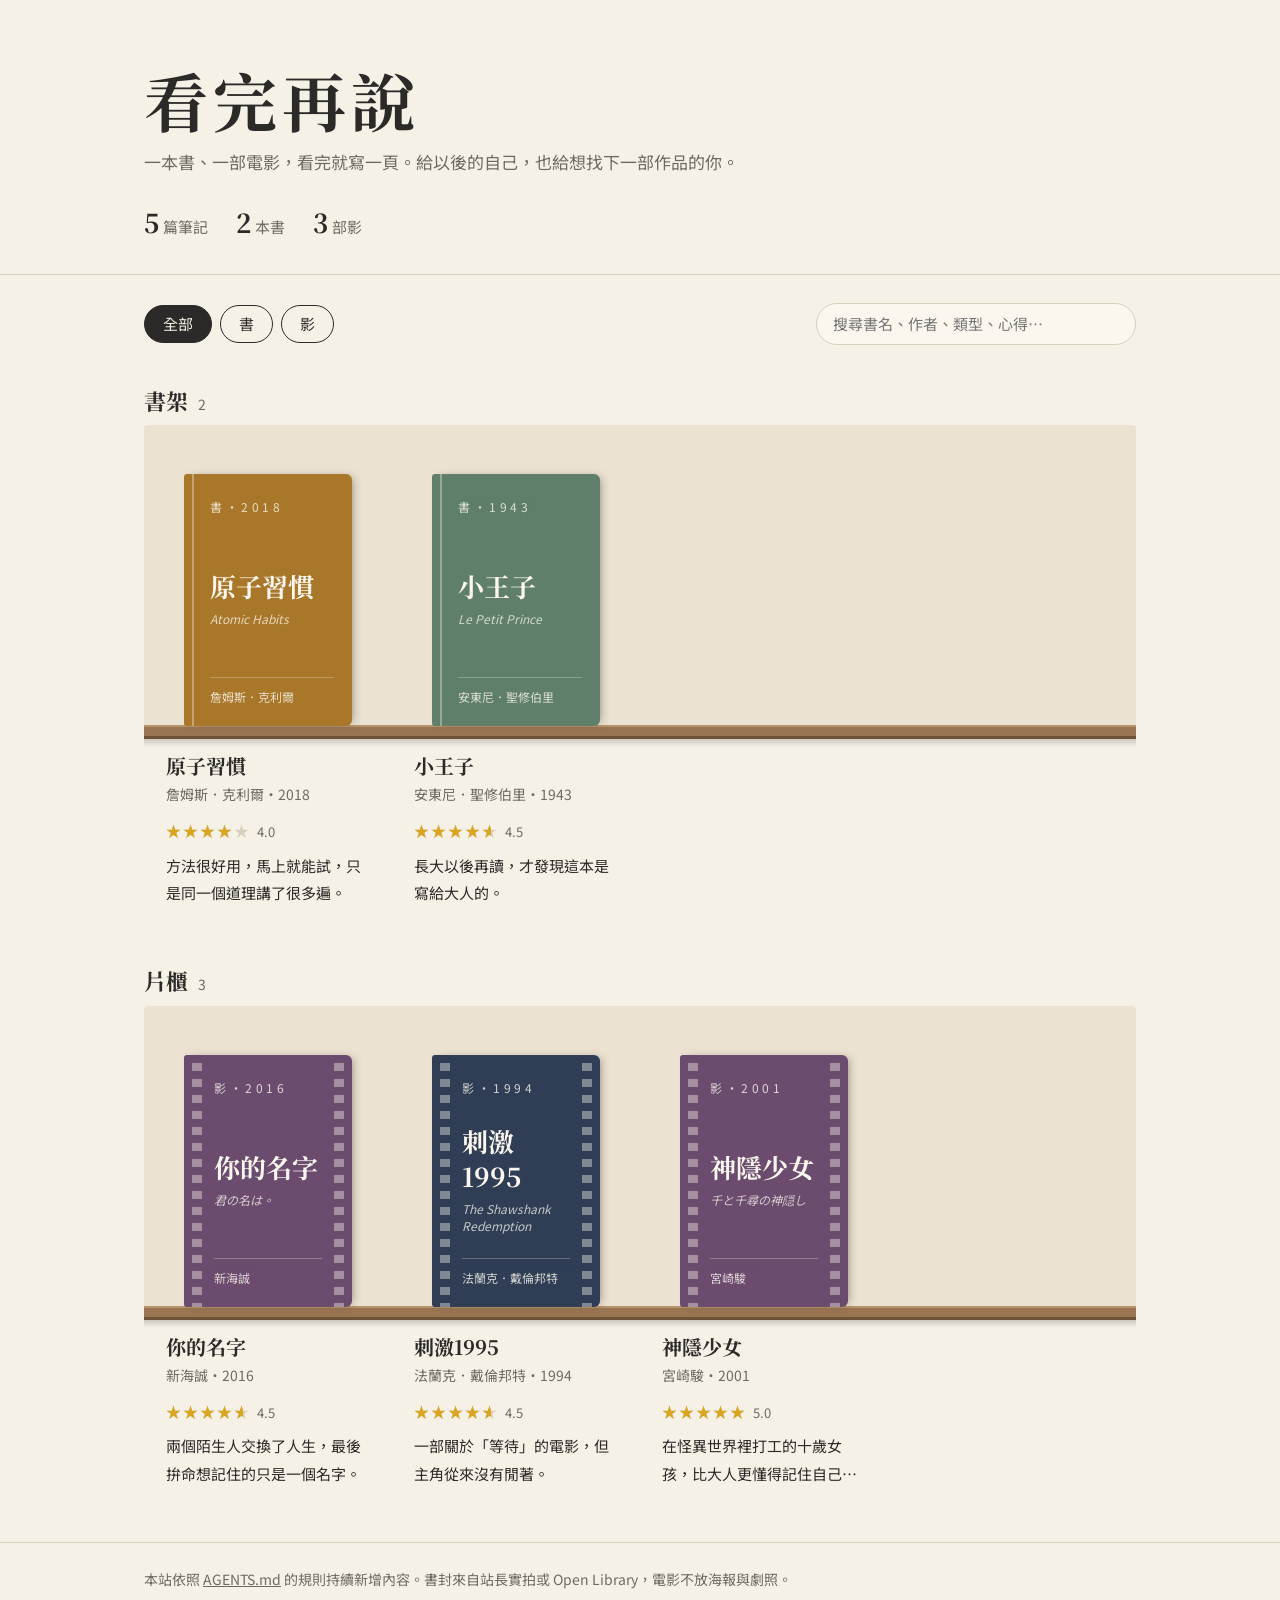
<file: index.html>
<!DOCTYPE html>
<html lang="zh-Hant">
<head>
  <meta charset="UTF-8">
  <meta name="viewport" content="width=device-width, initial-scale=1">
  <title>看完再說｜讀書／影評筆記</title>
  <meta name="description" content="一部作品一頁的讀書與觀影筆記。">
  <link rel="preconnect" href="https://fonts.googleapis.com">
  <link rel="preconnect" href="https://fonts.gstatic.com" crossorigin>
  <link href="https://fonts.googleapis.com/css2?family=Noto+Sans+TC:wght@400;500&family=Noto+Serif+TC:wght@600;700&display=swap" rel="stylesheet">
  <link rel="stylesheet" href="assets/style.css">
</head>
<body data-page="index">
  <header class="site-header">
    <div class="wrap">
      <h1 class="site-title">看完再說</h1>
      <p class="site-sub">一本書、一部電影，看完就寫一頁。給以後的自己，也給想找下一部作品的你。</p>
      <div class="stats" id="stats"></div>
    </div>
  </header>

  <main class="wrap">
    <div class="toolbar">
      <div class="filters" role="group" aria-label="篩選類型">
        <button class="filter" data-filter="all" aria-pressed="true">全部</button>
        <button class="filter" data-filter="book" aria-pressed="false">書</button>
        <button class="filter" data-filter="film" aria-pressed="false">影</button>
      </div>
      <input class="search" id="search" type="search" placeholder="搜尋書名、作者、類型、心得…" aria-label="搜尋作品">
    </div>
    <div id="shelves"></div>
  </main>

  <footer class="site-footer">
    <div class="wrap">
      本站依照 <a href="https://github.com/Suis-coder/book-film-notes/blob/main/AGENTS.md">AGENTS.md</a> 的規則持續新增內容。書封來自站長實拍或 Open Library，電影不放海報與劇照。
    </div>
  </footer>

  <script src="data/notes.js"></script>
  <script src="assets/site.js"></script>
</body>
</html>
</file>
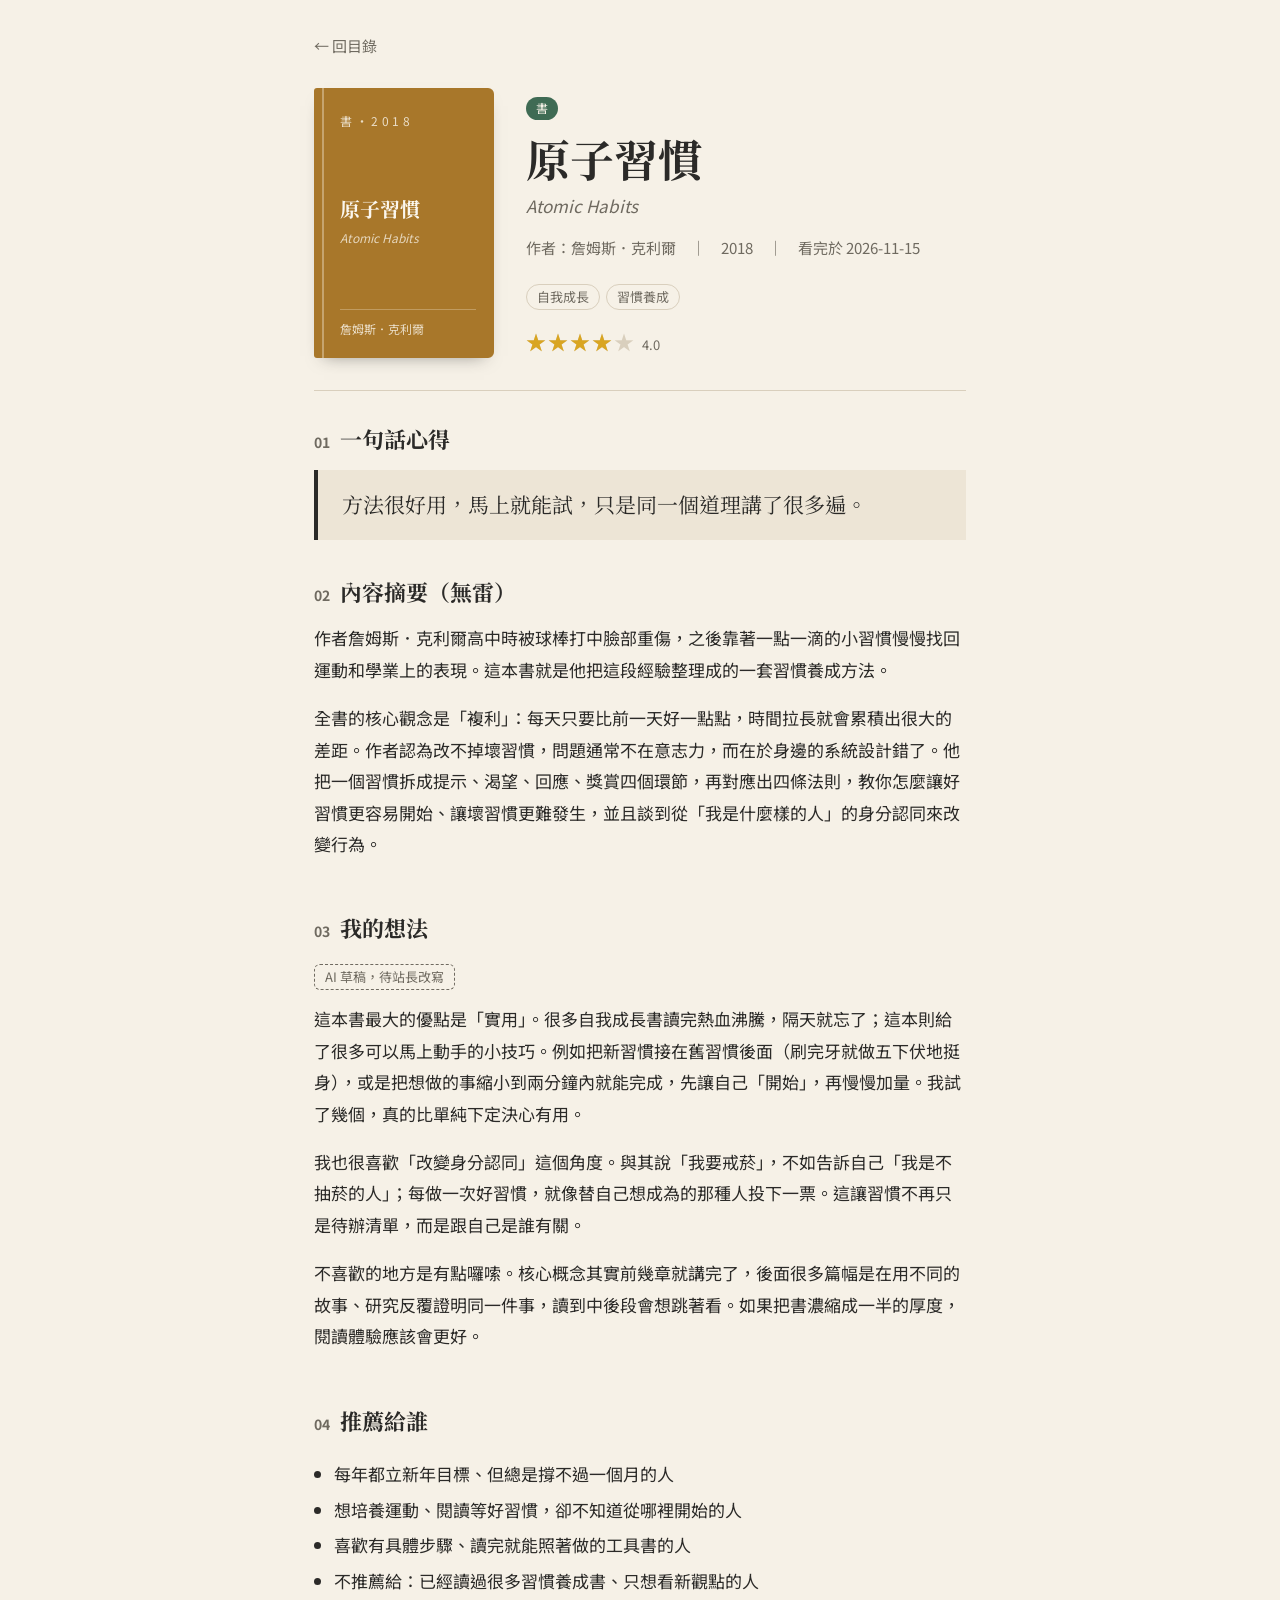
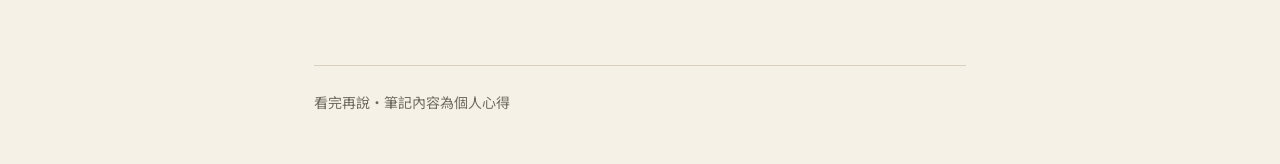
<file: notes/books/atomic-habits.html>
<!DOCTYPE html>
<html lang="zh-Hant">
<head>
  <meta charset="UTF-8">
  <meta name="viewport" content="width=device-width, initial-scale=1">
  <title>原子習慣｜看完再說</title>
  <link rel="preconnect" href="https://fonts.googleapis.com">
  <link rel="preconnect" href="https://fonts.gstatic.com" crossorigin>
  <link href="https://fonts.googleapis.com/css2?family=Noto+Sans+TC:wght@400;500&family=Noto+Serif+TC:wght@600;700&display=swap" rel="stylesheet">
  <link rel="stylesheet" href="../../assets/style.css">
</head>
<body data-slug="atomic-habits">
  <div class="wrap-narrow">
    <a class="back" href="../../index.html">← 回目錄</a>
    <header class="note-head" id="note-head"></header>

    <article class="note">
      <section id="one-liner">
        <h2>一句話心得</h2>
        <blockquote>方法很好用，馬上就能試，只是同一個道理講了很多遍。</blockquote>
      </section>

      <section id="summary">
        <h2>內容摘要（無雷）</h2>
        <p>作者詹姆斯．克利爾高中時被球棒打中臉部重傷，之後靠著一點一滴的小習慣慢慢找回運動和學業上的表現。這本書就是他把這段經驗整理成的一套習慣養成方法。</p>
        <p>全書的核心觀念是「複利」：每天只要比前一天好一點點，時間拉長就會累積出很大的差距。作者認為改不掉壞習慣，問題通常不在意志力，而在於身邊的系統設計錯了。他把一個習慣拆成提示、渴望、回應、獎賞四個環節，再對應出四條法則，教你怎麼讓好習慣更容易開始、讓壞習慣更難發生，並且談到從「我是什麼樣的人」的身分認同來改變行為。</p>
      </section>

      <section id="thoughts">
        <h2>我的想法</h2>
        <p class="draft-note">AI 草稿，待站長改寫</p>
        <p>這本書最大的優點是「實用」。很多自我成長書讀完熱血沸騰，隔天就忘了；這本則給了很多可以馬上動手的小技巧。例如把新習慣接在舊習慣後面（刷完牙就做五下伏地挺身），或是把想做的事縮小到兩分鐘內就能完成，先讓自己「開始」，再慢慢加量。我試了幾個，真的比單純下定決心有用。</p>
        <p>我也很喜歡「改變身分認同」這個角度。與其說「我要戒菸」，不如告訴自己「我是不抽菸的人」；每做一次好習慣，就像替自己想成為的那種人投下一票。這讓習慣不再只是待辦清單，而是跟自己是誰有關。</p>
        <p>不喜歡的地方是有點囉嗦。核心概念其實前幾章就講完了，後面很多篇幅是在用不同的故事、研究反覆證明同一件事，讀到中後段會想跳著看。如果把書濃縮成一半的厚度，閱讀體驗應該會更好。</p>
      </section>

      <section id="recommend">
        <h2>推薦給誰</h2>
        <ul>
          <li>每年都立新年目標、但總是撐不過一個月的人</li>
          <li>想培養運動、閱讀等好習慣，卻不知道從哪裡開始的人</li>
          <li>喜歡有具體步驟、讀完就能照著做的工具書的人</li>
          <li>不推薦給：已經讀過很多習慣養成書、只想看新觀點的人</li>
        </ul>
      </section>
    </article>

    <footer class="site-footer">看完再說・筆記內容為個人心得</footer>
  </div>

  <script src="../../data/notes.js"></script>
  <script src="../../assets/site.js"></script>
</body>
</html>
</file>
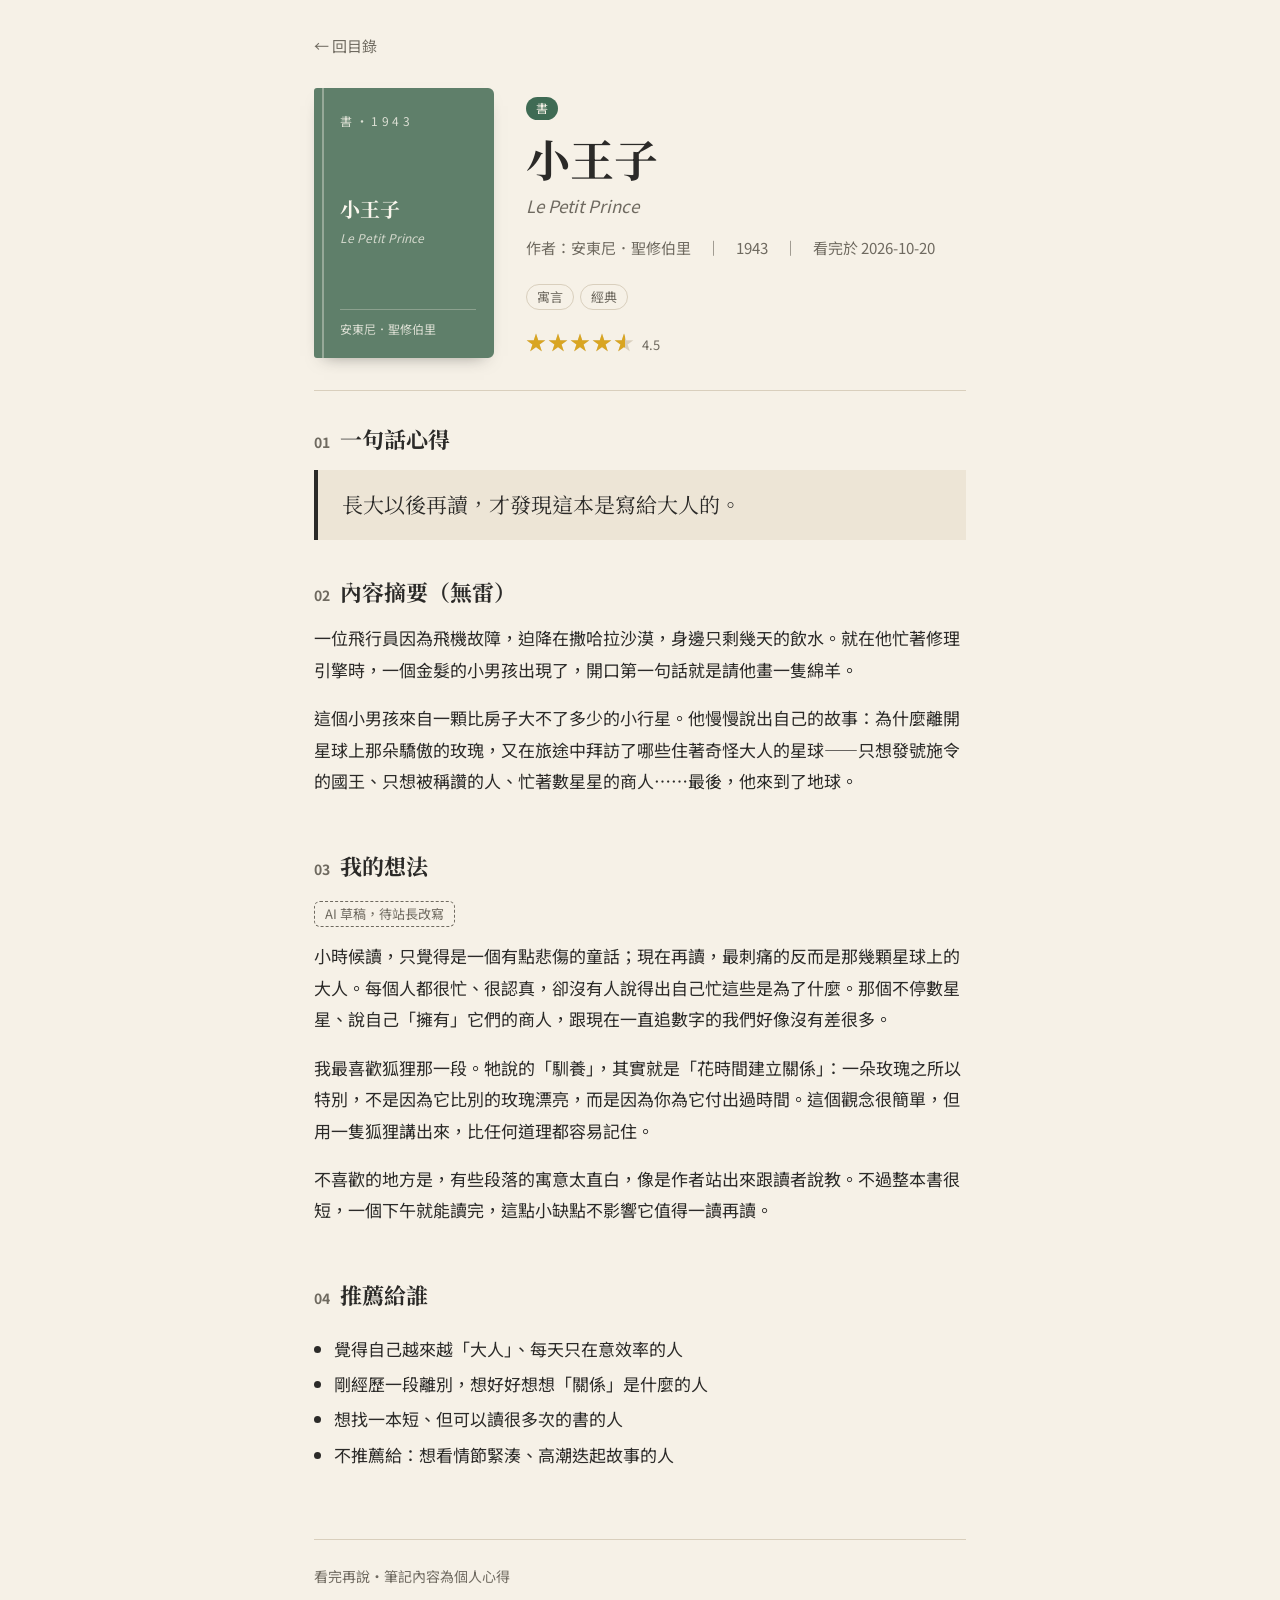
<file: notes/books/the-little-prince.html>
<!DOCTYPE html>
<html lang="zh-Hant">
<head>
  <meta charset="UTF-8">
  <meta name="viewport" content="width=device-width, initial-scale=1">
  <title>小王子｜看完再說</title>
  <link rel="preconnect" href="https://fonts.googleapis.com">
  <link rel="preconnect" href="https://fonts.gstatic.com" crossorigin>
  <link href="https://fonts.googleapis.com/css2?family=Noto+Sans+TC:wght@400;500&family=Noto+Serif+TC:wght@600;700&display=swap" rel="stylesheet">
  <link rel="stylesheet" href="../../assets/style.css">
</head>
<body data-slug="the-little-prince">
  <div class="wrap-narrow">
    <a class="back" href="../../index.html">← 回目錄</a>
    <header class="note-head" id="note-head"></header>

    <article class="note">
      <section id="one-liner">
        <h2>一句話心得</h2>
        <blockquote>長大以後再讀，才發現這本是寫給大人的。</blockquote>
      </section>

      <section id="summary">
        <h2>內容摘要（無雷）</h2>
        <p>一位飛行員因為飛機故障，迫降在撒哈拉沙漠，身邊只剩幾天的飲水。就在他忙著修理引擎時，一個金髮的小男孩出現了，開口第一句話就是請他畫一隻綿羊。</p>
        <p>這個小男孩來自一顆比房子大不了多少的小行星。他慢慢說出自己的故事：為什麼離開星球上那朵驕傲的玫瑰，又在旅途中拜訪了哪些住著奇怪大人的星球——只想發號施令的國王、只想被稱讚的人、忙著數星星的商人……最後，他來到了地球。</p>
      </section>

      <section id="thoughts">
        <h2>我的想法</h2>
        <p class="draft-note">AI 草稿，待站長改寫</p>
        <p>小時候讀，只覺得是一個有點悲傷的童話；現在再讀，最刺痛的反而是那幾顆星球上的大人。每個人都很忙、很認真，卻沒有人說得出自己忙這些是為了什麼。那個不停數星星、說自己「擁有」它們的商人，跟現在一直追數字的我們好像沒有差很多。</p>
        <p>我最喜歡狐狸那一段。牠說的「馴養」，其實就是「花時間建立關係」：一朵玫瑰之所以特別，不是因為它比別的玫瑰漂亮，而是因為你為它付出過時間。這個觀念很簡單，但用一隻狐狸講出來，比任何道理都容易記住。</p>
        <p>不喜歡的地方是，有些段落的寓意太直白，像是作者站出來跟讀者說教。不過整本書很短，一個下午就能讀完，這點小缺點不影響它值得一讀再讀。</p>
      </section>

      <section id="recommend">
        <h2>推薦給誰</h2>
        <ul>
          <li>覺得自己越來越「大人」、每天只在意效率的人</li>
          <li>剛經歷一段離別，想好好想想「關係」是什麼的人</li>
          <li>想找一本短、但可以讀很多次的書的人</li>
          <li>不推薦給：想看情節緊湊、高潮迭起故事的人</li>
        </ul>
      </section>
    </article>

    <footer class="site-footer">看完再說・筆記內容為個人心得</footer>
  </div>

  <script src="../../data/notes.js"></script>
  <script src="../../assets/site.js"></script>
</body>
</html>
</file>
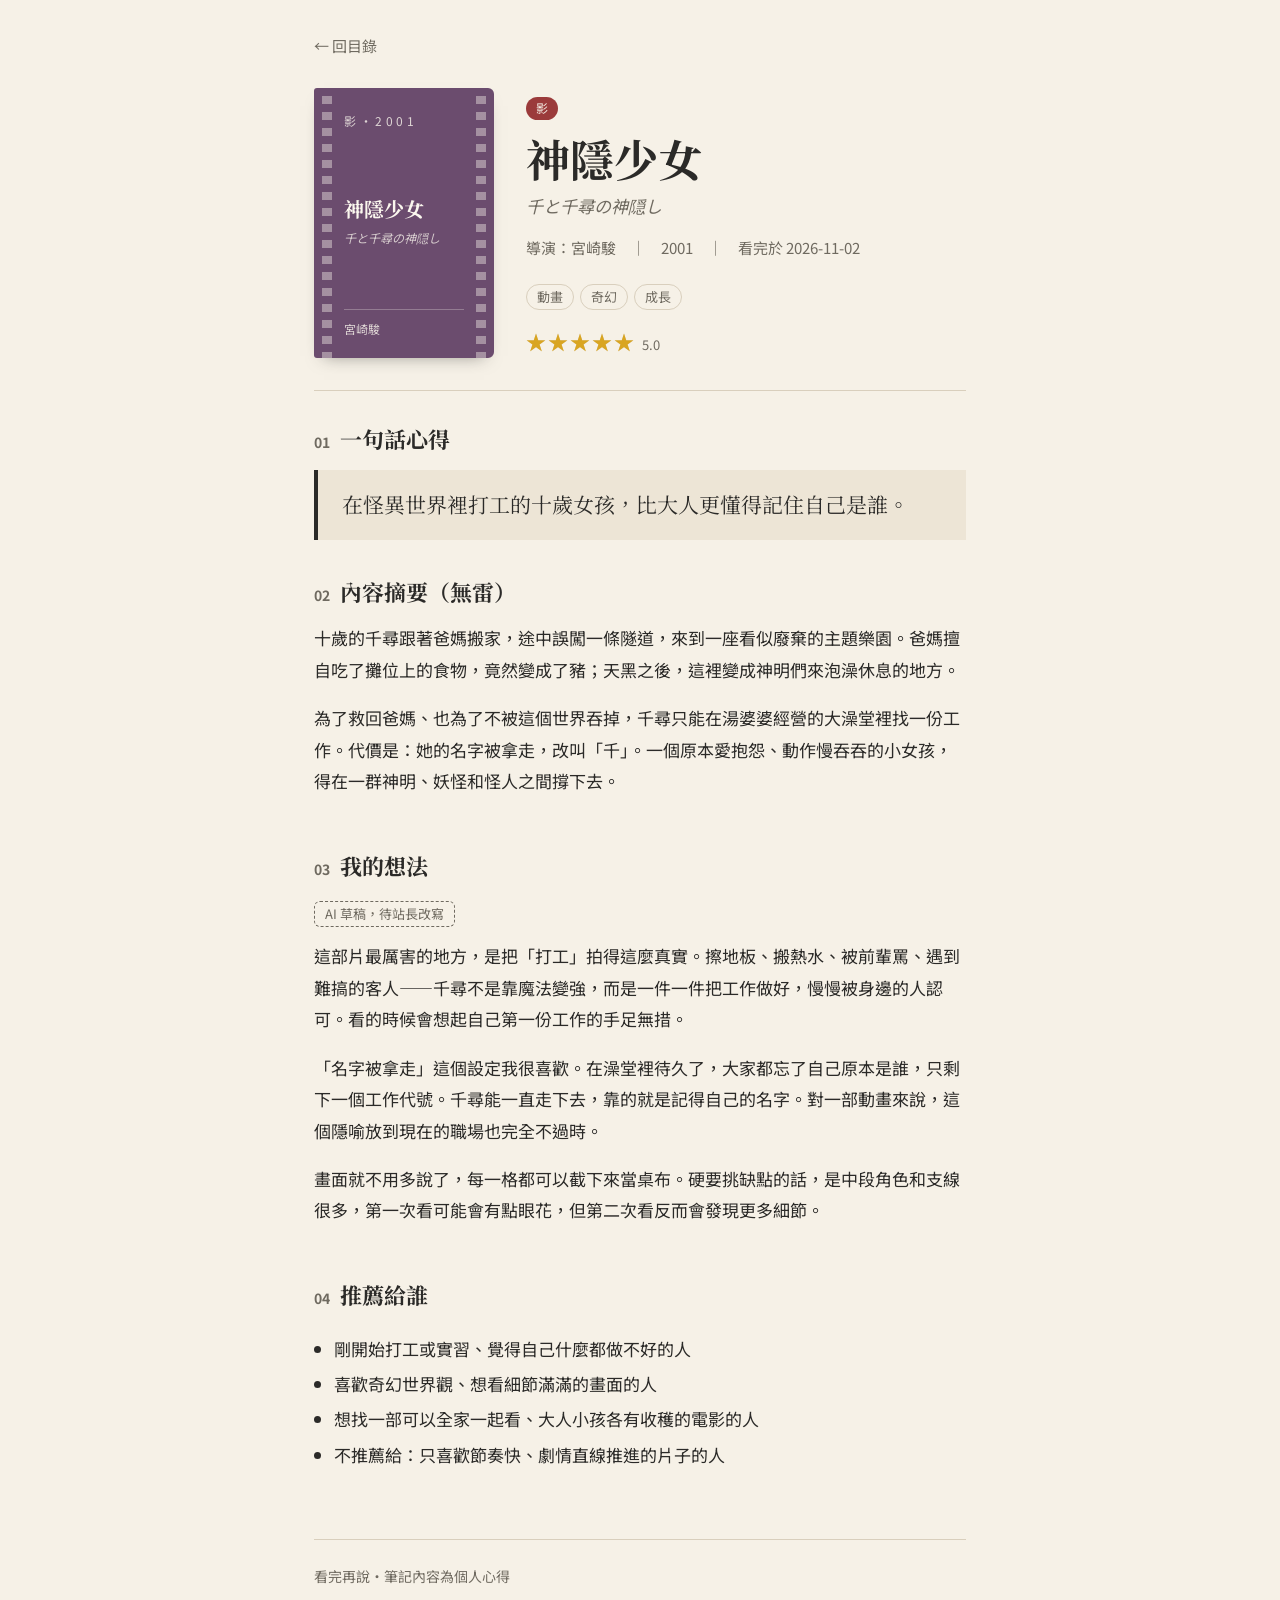
<file: notes/films/spirited-away.html>
<!DOCTYPE html>
<html lang="zh-Hant">
<head>
  <meta charset="UTF-8">
  <meta name="viewport" content="width=device-width, initial-scale=1">
  <title>神隱少女｜看完再說</title>
  <link rel="preconnect" href="https://fonts.googleapis.com">
  <link rel="preconnect" href="https://fonts.gstatic.com" crossorigin>
  <link href="https://fonts.googleapis.com/css2?family=Noto+Sans+TC:wght@400;500&family=Noto+Serif+TC:wght@600;700&display=swap" rel="stylesheet">
  <link rel="stylesheet" href="../../assets/style.css">
</head>
<body data-slug="spirited-away">
  <div class="wrap-narrow">
    <a class="back" href="../../index.html">← 回目錄</a>
    <header class="note-head" id="note-head"></header>

    <article class="note">
      <section id="one-liner">
        <h2>一句話心得</h2>
        <blockquote>在怪異世界裡打工的十歲女孩，比大人更懂得記住自己是誰。</blockquote>
      </section>

      <section id="summary">
        <h2>內容摘要（無雷）</h2>
        <p>十歲的千尋跟著爸媽搬家，途中誤闖一條隧道，來到一座看似廢棄的主題樂園。爸媽擅自吃了攤位上的食物，竟然變成了豬；天黑之後，這裡變成神明們來泡澡休息的地方。</p>
        <p>為了救回爸媽、也為了不被這個世界吞掉，千尋只能在湯婆婆經營的大澡堂裡找一份工作。代價是：她的名字被拿走，改叫「千」。一個原本愛抱怨、動作慢吞吞的小女孩，得在一群神明、妖怪和怪人之間撐下去。</p>
      </section>

      <section id="thoughts">
        <h2>我的想法</h2>
        <p class="draft-note">AI 草稿，待站長改寫</p>
        <p>這部片最厲害的地方，是把「打工」拍得這麼真實。擦地板、搬熱水、被前輩罵、遇到難搞的客人——千尋不是靠魔法變強，而是一件一件把工作做好，慢慢被身邊的人認可。看的時候會想起自己第一份工作的手足無措。</p>
        <p>「名字被拿走」這個設定我很喜歡。在澡堂裡待久了，大家都忘了自己原本是誰，只剩下一個工作代號。千尋能一直走下去，靠的就是記得自己的名字。對一部動畫來說，這個隱喻放到現在的職場也完全不過時。</p>
        <p>畫面就不用多說了，每一格都可以截下來當桌布。硬要挑缺點的話，是中段角色和支線很多，第一次看可能會有點眼花，但第二次看反而會發現更多細節。</p>
      </section>

      <section id="recommend">
        <h2>推薦給誰</h2>
        <ul>
          <li>剛開始打工或實習、覺得自己什麼都做不好的人</li>
          <li>喜歡奇幻世界觀、想看細節滿滿的畫面的人</li>
          <li>想找一部可以全家一起看、大人小孩各有收穫的電影的人</li>
          <li>不推薦給：只喜歡節奏快、劇情直線推進的片子的人</li>
        </ul>
      </section>
    </article>

    <footer class="site-footer">看完再說・筆記內容為個人心得</footer>
  </div>

  <script src="../../data/notes.js"></script>
  <script src="../../assets/site.js"></script>
</body>
</html>
</file>
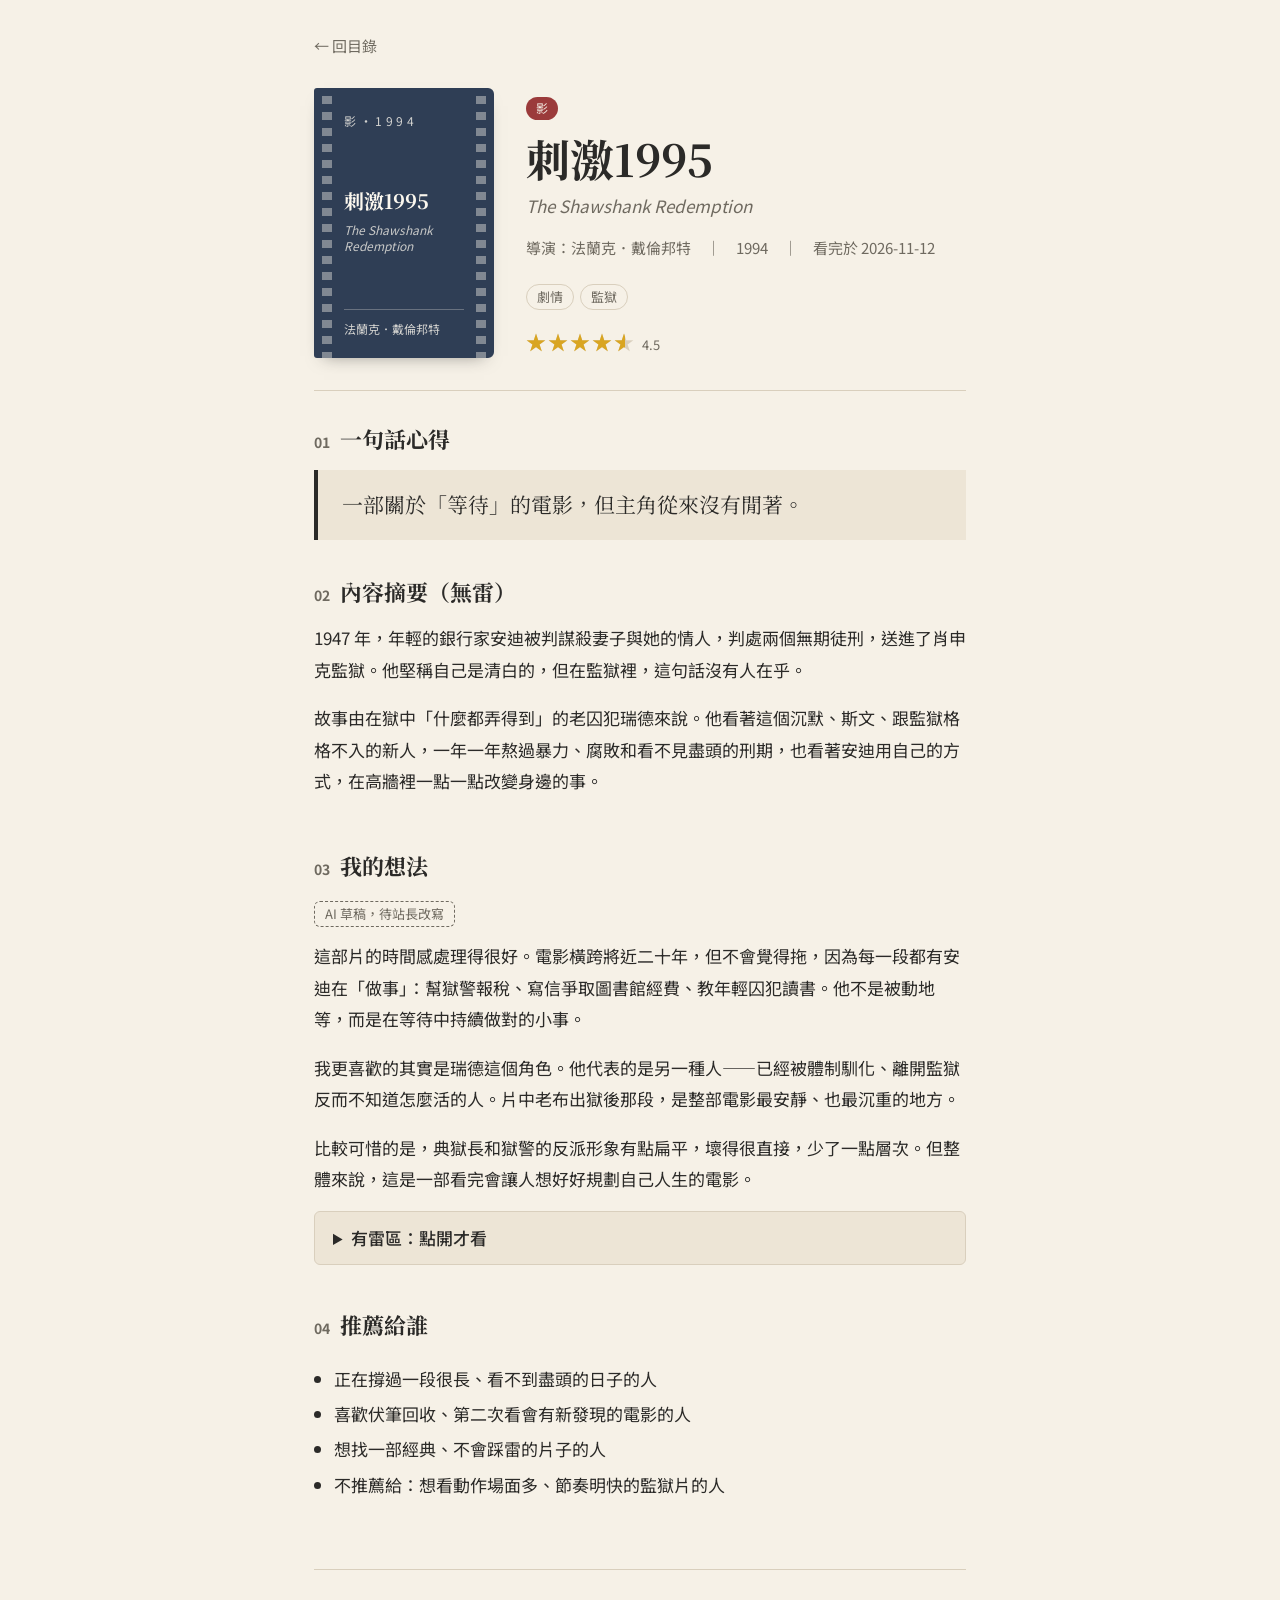
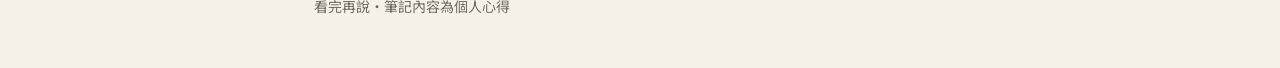
<file: notes/films/the-shawshank-redemption.html>
<!DOCTYPE html>
<html lang="zh-Hant">
<head>
  <meta charset="UTF-8">
  <meta name="viewport" content="width=device-width, initial-scale=1">
  <title>刺激1995｜看完再說</title>
  <link rel="preconnect" href="https://fonts.googleapis.com">
  <link rel="preconnect" href="https://fonts.gstatic.com" crossorigin>
  <link href="https://fonts.googleapis.com/css2?family=Noto+Sans+TC:wght@400;500&family=Noto+Serif+TC:wght@600;700&display=swap" rel="stylesheet">
  <link rel="stylesheet" href="../../assets/style.css">
</head>
<body data-slug="the-shawshank-redemption">
  <div class="wrap-narrow">
    <a class="back" href="../../index.html">← 回目錄</a>
    <header class="note-head" id="note-head"></header>

    <article class="note">
      <section id="one-liner">
        <h2>一句話心得</h2>
        <blockquote>一部關於「等待」的電影，但主角從來沒有閒著。</blockquote>
      </section>

      <section id="summary">
        <h2>內容摘要（無雷）</h2>
        <p>1947 年，年輕的銀行家安迪被判謀殺妻子與她的情人，判處兩個無期徒刑，送進了肖申克監獄。他堅稱自己是清白的，但在監獄裡，這句話沒有人在乎。</p>
        <p>故事由在獄中「什麼都弄得到」的老囚犯瑞德來說。他看著這個沉默、斯文、跟監獄格格不入的新人，一年一年熬過暴力、腐敗和看不見盡頭的刑期，也看著安迪用自己的方式，在高牆裡一點一點改變身邊的事。</p>
      </section>

      <section id="thoughts">
        <h2>我的想法</h2>
        <p class="draft-note">AI 草稿，待站長改寫</p>
        <p>這部片的時間感處理得很好。電影橫跨將近二十年，但不會覺得拖，因為每一段都有安迪在「做事」：幫獄警報稅、寫信爭取圖書館經費、教年輕囚犯讀書。他不是被動地等，而是在等待中持續做對的小事。</p>
        <p>我更喜歡的其實是瑞德這個角色。他代表的是另一種人——已經被體制馴化、離開監獄反而不知道怎麼活的人。片中老布出獄後那段，是整部電影最安靜、也最沉重的地方。</p>
        <p>比較可惜的是，典獄長和獄警的反派形象有點扁平，壞得很直接，少了一點層次。但整體來說，這是一部看完會讓人想好好規劃自己人生的電影。</p>
        <details class="spoiler">
          <summary>有雷區：點開才看</summary>
          <p>結局的越獄回頭看，前面所有的細節都是伏筆：海報、石錘、每天散步時倒在操場上的泥土。第二次看的樂趣，就是找出安迪每一步其實早就在準備。最後海邊重逢的那一幕，我覺得是全片最好的收尾——希望不是空話，而是被好好準備出來的。</p>
        </details>
      </section>

      <section id="recommend">
        <h2>推薦給誰</h2>
        <ul>
          <li>正在撐過一段很長、看不到盡頭的日子的人</li>
          <li>喜歡伏筆回收、第二次看會有新發現的電影的人</li>
          <li>想找一部經典、不會踩雷的片子的人</li>
          <li>不推薦給：想看動作場面多、節奏明快的監獄片的人</li>
        </ul>
      </section>
    </article>

    <footer class="site-footer">看完再說・筆記內容為個人心得</footer>
  </div>

  <script src="../../data/notes.js"></script>
  <script src="../../assets/site.js"></script>
</body>
</html>
</file>
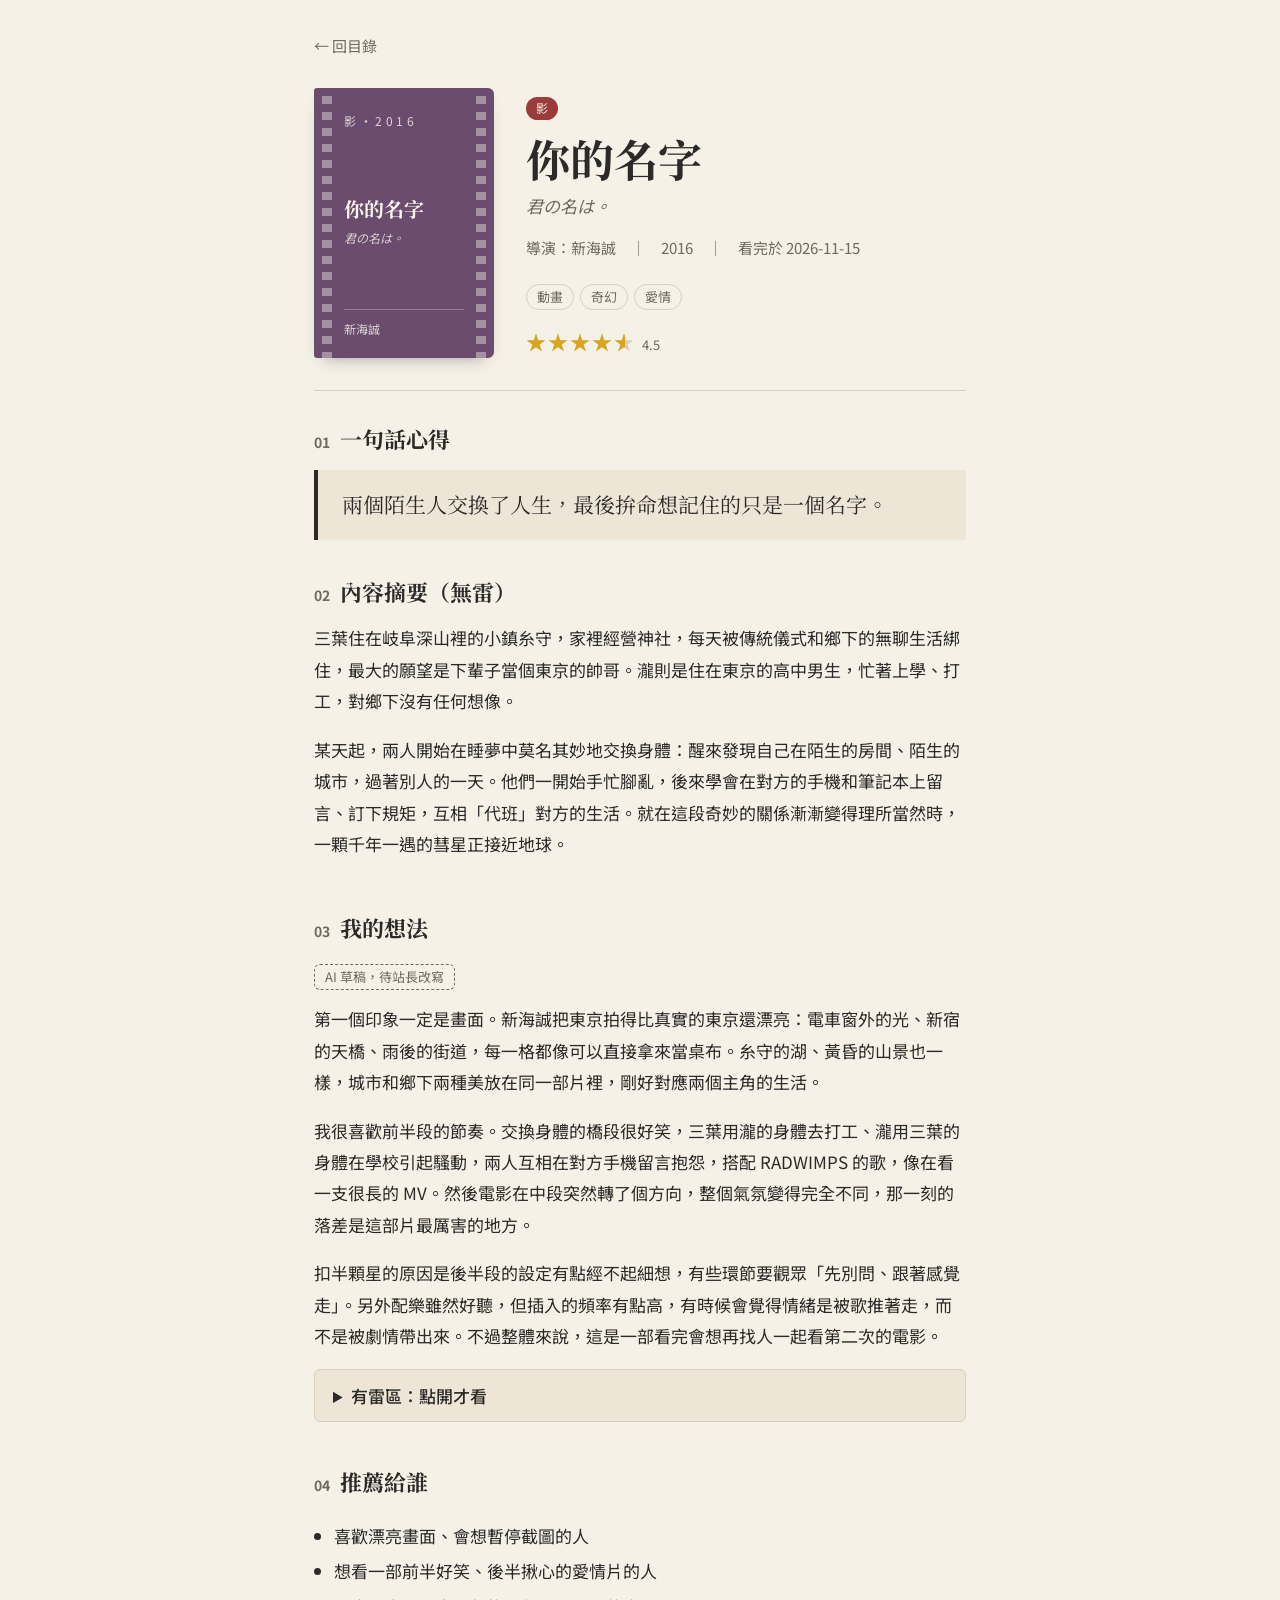
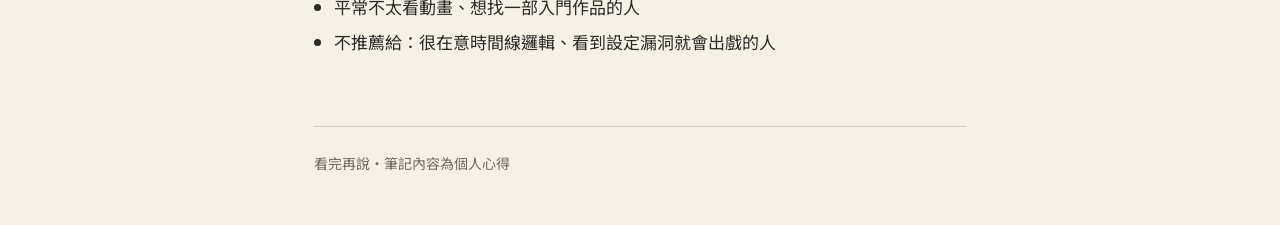
<file: notes/films/your-name.html>
<!DOCTYPE html>
<html lang="zh-Hant">
<head>
  <meta charset="UTF-8">
  <meta name="viewport" content="width=device-width, initial-scale=1">
  <title>你的名字｜看完再說</title>
  <link rel="preconnect" href="https://fonts.googleapis.com">
  <link rel="preconnect" href="https://fonts.gstatic.com" crossorigin>
  <link href="https://fonts.googleapis.com/css2?family=Noto+Sans+TC:wght@400;500&family=Noto+Serif+TC:wght@600;700&display=swap" rel="stylesheet">
  <link rel="stylesheet" href="../../assets/style.css">
</head>
<body data-slug="your-name">
  <div class="wrap-narrow">
    <a class="back" href="../../index.html">← 回目錄</a>
    <header class="note-head" id="note-head"></header>

    <article class="note">
      <section id="one-liner">
        <h2>一句話心得</h2>
        <blockquote>兩個陌生人交換了人生，最後拚命想記住的只是一個名字。</blockquote>
      </section>

      <section id="summary">
        <h2>內容摘要（無雷）</h2>
        <p>三葉住在岐阜深山裡的小鎮糸守，家裡經營神社，每天被傳統儀式和鄉下的無聊生活綁住，最大的願望是下輩子當個東京的帥哥。瀧則是住在東京的高中男生，忙著上學、打工，對鄉下沒有任何想像。</p>
        <p>某天起，兩人開始在睡夢中莫名其妙地交換身體：醒來發現自己在陌生的房間、陌生的城市，過著別人的一天。他們一開始手忙腳亂，後來學會在對方的手機和筆記本上留言、訂下規矩，互相「代班」對方的生活。就在這段奇妙的關係漸漸變得理所當然時，一顆千年一遇的彗星正接近地球。</p>
      </section>

      <section id="thoughts">
        <h2>我的想法</h2>
        <p class="draft-note">AI 草稿，待站長改寫</p>
        <p>第一個印象一定是畫面。新海誠把東京拍得比真實的東京還漂亮：電車窗外的光、新宿的天橋、雨後的街道，每一格都像可以直接拿來當桌布。糸守的湖、黃昏的山景也一樣，城市和鄉下兩種美放在同一部片裡，剛好對應兩個主角的生活。</p>
        <p>我很喜歡前半段的節奏。交換身體的橋段很好笑，三葉用瀧的身體去打工、瀧用三葉的身體在學校引起騷動，兩人互相在對方手機留言抱怨，搭配 RADWIMPS 的歌，像在看一支很長的 MV。然後電影在中段突然轉了個方向，整個氣氛變得完全不同，那一刻的落差是這部片最厲害的地方。</p>
        <p>扣半顆星的原因是後半段的設定有點經不起細想，有些環節要觀眾「先別問、跟著感覺走」。另外配樂雖然好聽，但插入的頻率有點高，有時候會覺得情緒是被歌推著走，而不是被劇情帶出來。不過整體來說，這是一部看完會想再找人一起看第二次的電影。</p>
        <details class="spoiler">
          <summary>有雷區：點開才看</summary>
          <p>中段揭曉兩人其實相差三年、糸守早在三年前就被彗星碎片毀掉，這個轉折把前面的輕鬆全部翻成悲傷，也讓「忘記對方名字」不只是浪漫的設定，而是真的在跟時間搶人。比較說不通的是，兩人交換那麼多次，卻都沒發現手機上的日期和年份不對。結尾在階梯上擦身而過、再回頭問名字，是很老套但很有效的收法，我看到那裡還是被打中了。</p>
        </details>
      </section>

      <section id="recommend">
        <h2>推薦給誰</h2>
        <ul>
          <li>喜歡漂亮畫面、會想暫停截圖的人</li>
          <li>想看一部前半好笑、後半揪心的愛情片的人</li>
          <li>平常不太看動畫、想找一部入門作品的人</li>
          <li>不推薦給：很在意時間線邏輯、看到設定漏洞就會出戲的人</li>
        </ul>
      </section>
    </article>

    <footer class="site-footer">看完再說・筆記內容為個人心得</footer>
  </div>

  <script src="../../data/notes.js"></script>
  <script src="../../assets/site.js"></script>
</body>
</html>
</file>
<file: assets/style.css>
/* 看完再說 — 全站樣式
   規則：顏色只能在 :root 定義，其他地方用 var()。詳見 AGENTS.md §3 */

:root {
  --paper: #f6f1e7;
  --paper-deep: #ede5d6;
  --ink: #2b2a28;
  --muted: #6f6a60;
  --line: #d9cfbd;
  --book: #3f6b54;
  --film: #9b3b3b;
  --star: #d9a521;
  --star-empty: #d9cfbd;
  --cover-text: #fbf7ee;

  /* 書架木頭 */
  --wood: #9a7552;
  --wood-light: #b8946c;
  --wood-dark: #6e5238;
  --shelf-back: #ebe2d1;

  /* 封面色票：notes.js 的 cover 欄位只能用這 6 個 */
  --cover-sage: #5f7f6a;
  --cover-ink: #2f3e55;
  --cover-wine: #8a3b3b;
  --cover-ochre: #a8772a;
  --cover-plum: #6b4c6e;
  --cover-slate: #55606b;

  --serif: "Noto Serif TC", "Songti TC", "PMingLiU", serif;
  --sans: "Noto Sans TC", "PingFang TC", "Microsoft JhengHei", sans-serif;
  --radius: 6px;
}

* { box-sizing: border-box; }

body {
  margin: 0;
  background: var(--paper);
  color: var(--ink);
  font-family: var(--sans);
  font-size: 17px;
  line-height: 1.85;
}

a { color: inherit; }

.wrap { max-width: 1040px; margin: 0 auto; padding: 0 24px; }
.wrap-narrow { max-width: 700px; margin: 0 auto; padding: 0 24px; }

/* ---------- 首頁 ---------- */
.site-header { padding: 64px 0 28px; border-bottom: 1px solid var(--line); }
.site-title {
  font-family: var(--serif);
  font-size: clamp(40px, 7vw, 64px);
  font-weight: 700;
  letter-spacing: 0.08em;
  margin: 0;
  line-height: 1.1;
}
.site-sub { color: var(--muted); margin: 12px 0 0; }
.stats { margin-top: 20px; display: flex; gap: 28px; flex-wrap: wrap; font-size: 15px; color: var(--muted); }
.stats b { font-family: var(--serif); font-size: 26px; color: var(--ink); margin-right: 4px; }

.toolbar { display: flex; justify-content: space-between; align-items: center; gap: 16px; flex-wrap: wrap; margin: 28px 0 8px; }
.filters { display: flex; gap: 8px; }
.search {
  font: inherit; font-size: 15px;
  width: min(320px, 100%);
  padding: 6px 16px;
  border: 1px solid var(--line);
  border-radius: 999px;
  background: var(--cover-text);
  color: var(--ink);
}
.search:focus { outline: none; border-color: var(--ink); }
.empty { color: var(--muted); padding: 48px 0; text-align: center; }

/* ---------- 書架 ---------- */
.shelf { margin: 36px 0 56px; }
.shelf-label {
  font-family: var(--serif); font-size: 22px; margin: 0 0 4px;
  display: flex; align-items: baseline; gap: 10px;
}
.shelf-label span { font-family: var(--sans); font-size: 14px; color: var(--muted); font-weight: 400; }
/* 每一排的高度固定，用重複漸層畫出「整排滿版」的層板：
   0–300px 書架背板 → 300–314px 木頭層板 → 314–322px 層板陰影 → 文字區 */
.shelf-row {
  --stand: 300px;
  --row: 480px;
  --gap: 40px;
  display: grid;
  grid-template-columns: repeat(auto-fill, minmax(210px, 1fr));
  grid-auto-rows: var(--row);
  column-gap: 0;
  row-gap: var(--gap);
  background: repeating-linear-gradient(to bottom,
    var(--shelf-back) 0 var(--stand),
    var(--wood-light) var(--stand) calc(var(--stand) + 2px),
    var(--wood) calc(var(--stand) + 2px) calc(var(--stand) + 11px),
    var(--wood-dark) calc(var(--stand) + 11px) calc(var(--stand) + 14px),
    rgba(43, 42, 40, 0.18) calc(var(--stand) + 14px) calc(var(--stand) + 15px),
    transparent calc(var(--stand) + 22px) calc(var(--row) + var(--gap)));
  border-radius: 4px 4px 0 0;
}
.slot { text-decoration: none; display: block; overflow: hidden; }
.slot .card-title, .slot .card-meta, .slot .card-line { margin-left: 22px; margin-right: 22px; }
.slot .stars { margin-left: 22px; }
.stand {
  height: calc(var(--stand) + 1px);
  padding: 24px 22px 0;
  display: flex; align-items: flex-end;
}
.stand .cover { width: 100%; max-width: 168px; margin: 0 auto; box-shadow: 4px 0 10px -4px rgba(43, 42, 40, 0.5); }
.slot:hover .cover { transform: translateY(-8px) rotate(-1.5deg); }
.slot .card-title { margin-top: 26px; }
.slot .card-title, .slot .card-meta { white-space: nowrap; overflow: hidden; text-overflow: ellipsis; }
.slot .card-line { display: -webkit-box; -webkit-line-clamp: 2; -webkit-box-orient: vertical; overflow: hidden; }

/* 真實書封（蓋在字卡上，載入失敗會被移除） */
.cover-img {
  position: absolute; inset: 0; width: 100%; height: 100%;
  object-fit: cover; background: var(--paper-deep);
}
.filter {
  font: inherit; font-size: 15px;
  padding: 4px 18px;
  border: 1px solid var(--ink);
  border-radius: 999px;
  background: transparent;
  color: var(--ink);
  cursor: pointer;
}
.filter[aria-pressed="true"] { background: var(--ink); color: var(--paper); }
.filter[data-filter="book"][aria-pressed="true"] { background: var(--book); border-color: var(--book); }
.filter[data-filter="film"][aria-pressed="true"] { background: var(--film); border-color: var(--film); }

.card-title { font-family: var(--serif); font-size: 20px; font-weight: 700; margin: 14px 0 0; line-height: 1.4; }
.card-meta { color: var(--muted); font-size: 14px; margin: 2px 0 6px; }
.card-line { font-size: 15px; margin: 6px 0 0; }

/* ---------- 字卡封面 ---------- */
.cover {
  position: relative;
  aspect-ratio: 2 / 3;
  border-radius: 3px var(--radius) var(--radius) 3px;
  color: var(--cover-text);
  padding: 22px 18px 18px 26px;
  display: flex; flex-direction: column; justify-content: space-between;
  overflow: hidden;
  transition: transform .2s, box-shadow .2s;
  box-shadow: 0 8px 16px -10px rgba(43, 42, 40, 0.5);
}
.cover[data-cover="sage"]  { background: var(--cover-sage); }
.cover[data-cover="ink"]   { background: var(--cover-ink); }
.cover[data-cover="wine"]  { background: var(--cover-wine); }
.cover[data-cover="ochre"] { background: var(--cover-ochre); }
.cover[data-cover="plum"]  { background: var(--cover-plum); }
.cover[data-cover="slate"] { background: var(--cover-slate); }

/* 書：左側書背線；影：左右底片孔 */
.cover[data-type="book"]::before {
  content: ""; position: absolute; left: 8px; top: 0; bottom: 0; width: 2px;
  background: rgba(251, 247, 238, 0.35);
}
.cover[data-type="film"] { padding-left: 30px; padding-right: 30px; }
.cover[data-type="film"]::before,
.cover[data-type="film"]::after {
  content: ""; position: absolute; top: 0; bottom: 0; width: 10px;
  background: repeating-linear-gradient(to bottom, transparent 0 8px, rgba(251, 247, 238, 0.4) 8px 16px);
}
.cover[data-type="film"]::before { left: 8px; }
.cover[data-type="film"]::after { right: 8px; }

.cover-kind { font-size: 12px; letter-spacing: 0.3em; opacity: 0.8; }
.cover-title { font-family: var(--serif); font-weight: 700; font-size: 26px; line-height: 1.35; }
.cover-original { font-size: 12px; opacity: 0.75; margin-top: 8px; font-style: italic; line-height: 1.4; }
.cover-foot { font-size: 12px; opacity: 0.8; border-top: 1px solid rgba(251, 247, 238, 0.35); padding-top: 8px; }

/* ---------- 星等 ---------- */
.stars { position: relative; display: inline-block; font-size: 15px; letter-spacing: 2px; color: var(--star-empty); line-height: 1; }
.stars::before { content: "★★★★★"; }
.stars span { position: absolute; left: 0; top: 0; overflow: hidden; white-space: nowrap; color: var(--star); }
.stars span::before { content: "★★★★★"; }
.rating-num { font-size: 13px; color: var(--muted); margin-left: 6px; }

/* ---------- 標籤 ---------- */
.tag { display: inline-block; font-size: 12px; padding: 0 10px; border-radius: 999px; color: var(--paper); line-height: 1.9; }
.tag-book { background: var(--book); }
.tag-film { background: var(--film); }
.chip { display: inline-block; font-size: 13px; padding: 0 10px; border: 1px solid var(--line); border-radius: 999px; color: var(--muted); margin-right: 6px; }

/* ---------- 筆記頁 ---------- */
.back { display: inline-block; margin: 32px 0 0; color: var(--muted); text-decoration: none; font-size: 15px; }
.back:hover { color: var(--ink); }

.note-head {
  display: grid; grid-template-columns: 180px 1fr; gap: 32px; align-items: end;
  padding: 28px 0 32px; border-bottom: 1px solid var(--line);
}
.note-head .cover-title { font-size: 20px; }
.note-title { font-family: var(--serif); font-size: clamp(32px, 5vw, 44px); margin: 10px 0 0; line-height: 1.25; }
.note-original { color: var(--muted); font-style: italic; margin: 4px 0 12px; }
.note-meta { color: var(--muted); font-size: 15px; margin: 0 0 12px; }
.note-head .stars { font-size: 20px; }

.note section { padding: 28px 0 4px; }
.note h2 {
  font-family: var(--serif); font-size: 22px; margin: 0 0 10px;
  display: flex; align-items: baseline; gap: 10px;
}
.note h2::before { content: attr(data-no); font-size: 14px; color: var(--muted); font-family: var(--sans); }
.note p { margin: 0 0 1em; }
.note ul { padding-left: 1.2em; }
.note li { margin-bottom: 4px; }

#one-liner blockquote {
  margin: 0; padding: 18px 24px;
  background: var(--paper-deep);
  border-left: 4px solid var(--ink);
  font-family: var(--serif); font-size: 21px; line-height: 1.6;
}

.draft-note {
  display: inline-block; font-size: 13px; color: var(--muted);
  border: 1px dashed var(--muted); border-radius: var(--radius); padding: 0 10px;
}

.spoiler { margin: 16px 0 8px; border: 1px solid var(--line); border-radius: var(--radius); padding: 10px 18px; background: var(--paper-deep); }
.spoiler summary { cursor: pointer; font-weight: 500; }
.spoiler[open] summary { margin-bottom: 8px; }

.site-footer { border-top: 1px solid var(--line); color: var(--muted); font-size: 14px; padding: 24px 0 48px; margin-top: 48px; }

@media (max-width: 600px) {
  .note-head { grid-template-columns: 1fr; }
  .note-head .cover { max-width: 160px; }
  .shelf-row { grid-template-columns: repeat(2, 1fr); --stand: 230px; --row: 430px; }
  .cover-foot { white-space: nowrap; overflow: hidden; text-overflow: ellipsis; }
  .stand { padding: 18px 12px 0; }
  .slot .card-title, .slot .card-meta, .slot .card-line { margin-left: 12px; margin-right: 12px; }
  .slot .stars { margin-left: 12px; }
  .cover { padding: 14px 12px 12px 18px; }
  .cover-title { font-size: 18px; }
}
</file>
